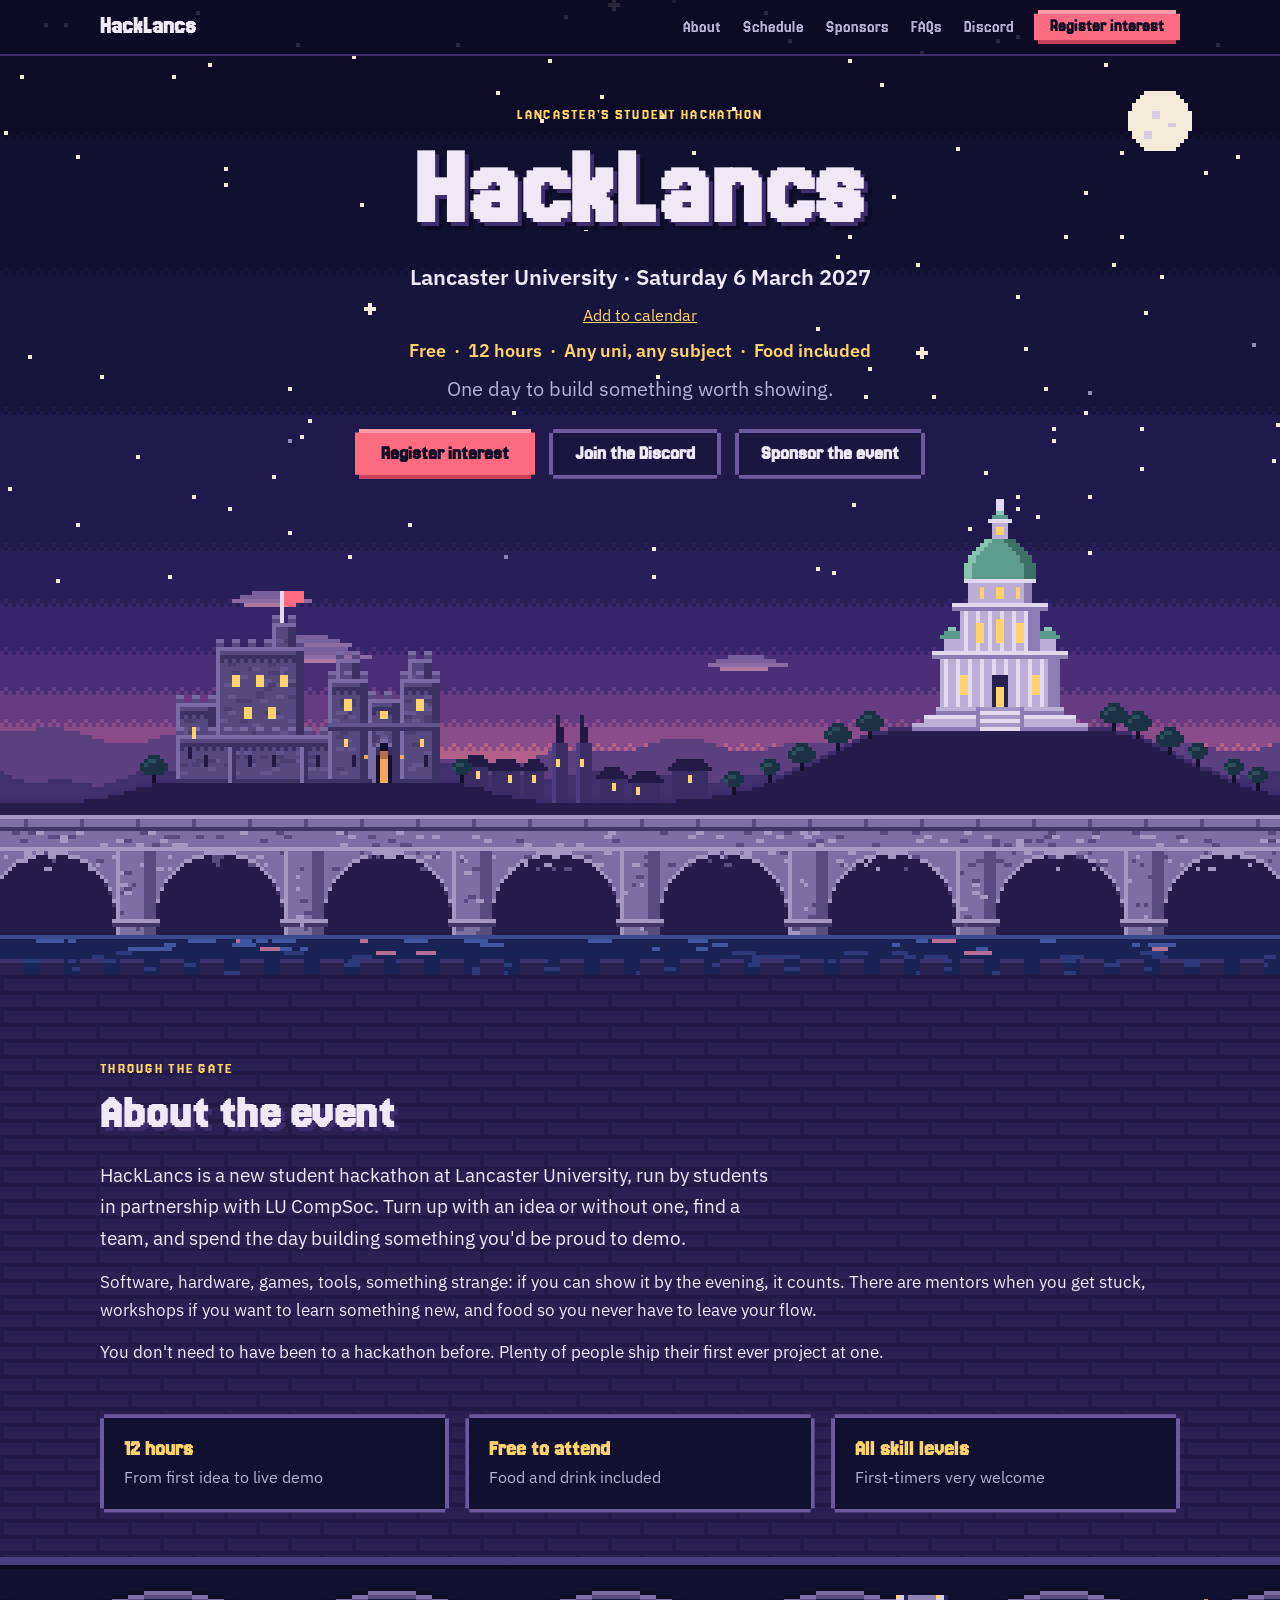
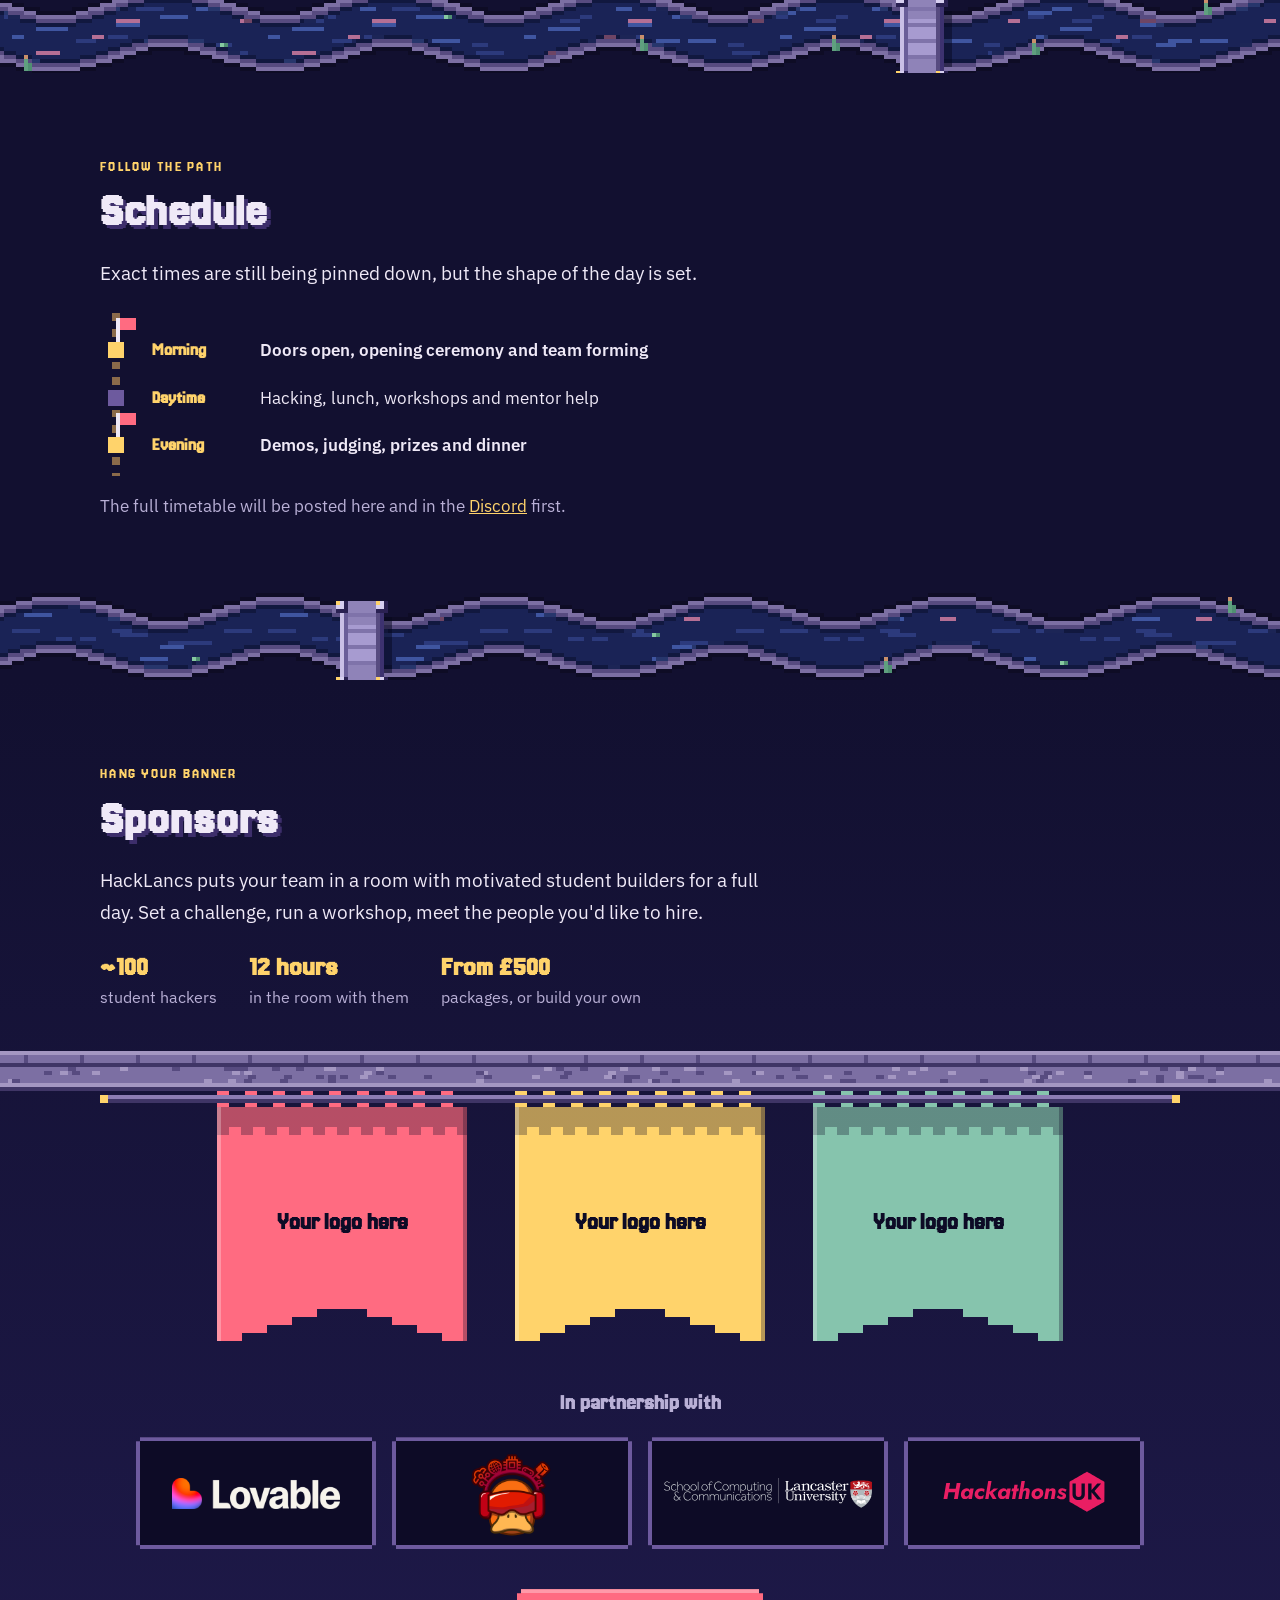
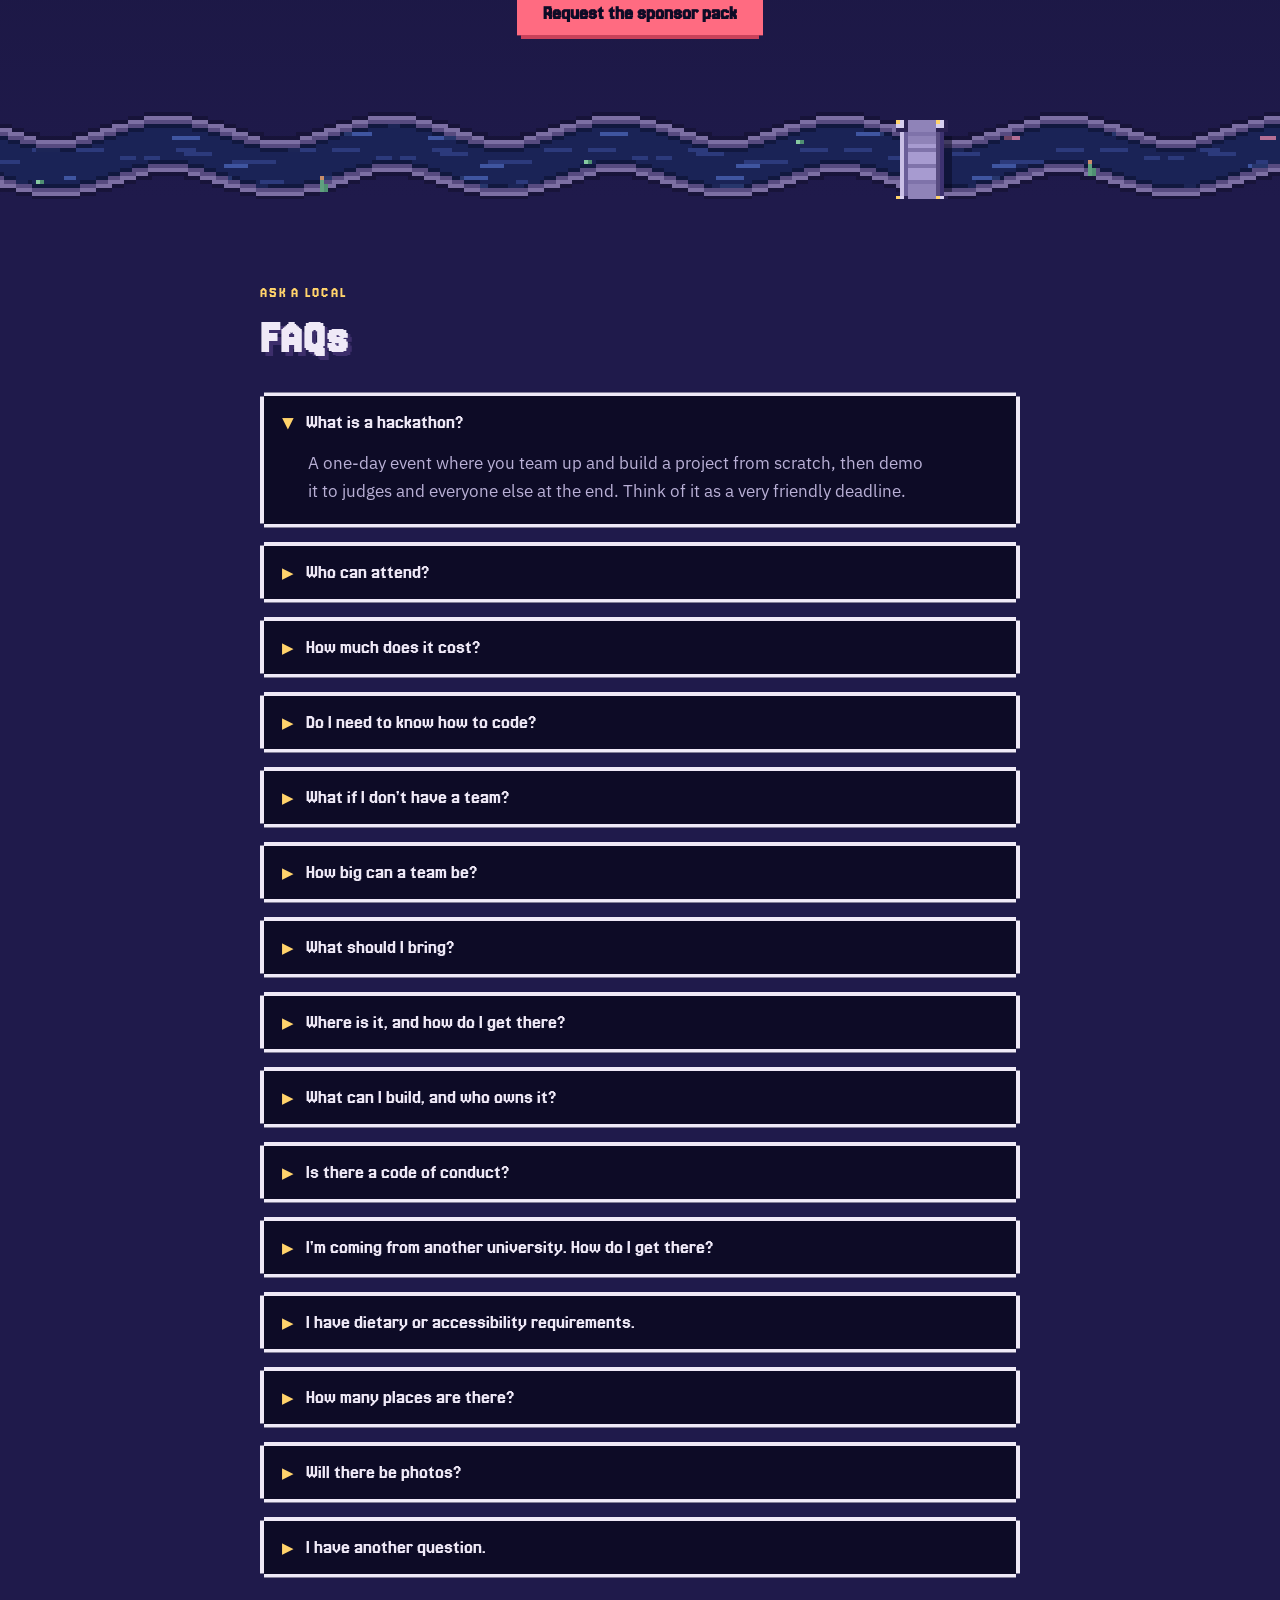
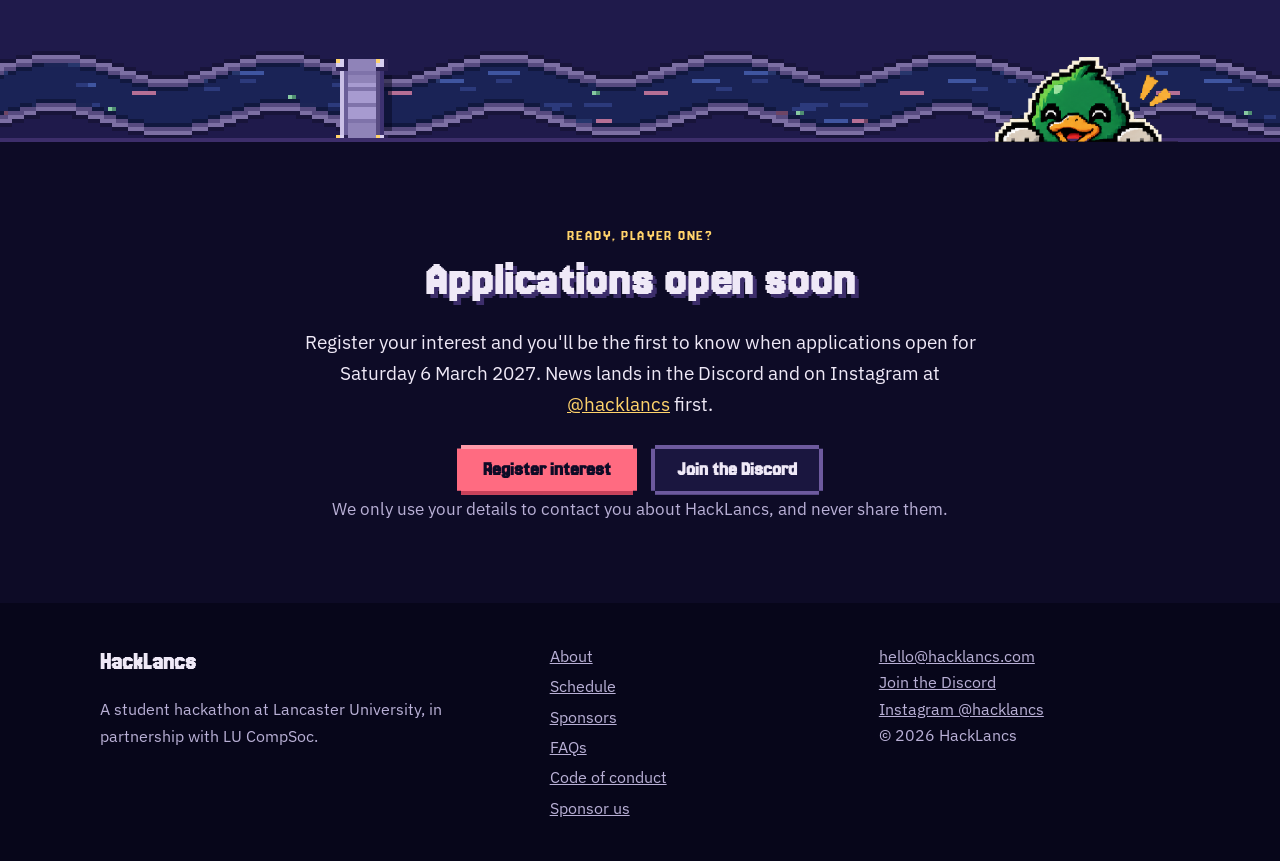
<file: index.html>
<!doctype html>
<html lang="en-GB">
<head>
  <meta charset="utf-8">
  <meta name="viewport" content="width=device-width, initial-scale=1">
  <title>HackLancs 2027 · Lancaster's student hackathon, 6 March</title>
  <meta name="description" content="HackLancs 2027 is a free one-day student hackathon at Lancaster University on Saturday 6 March 2027. Register your interest now.">
  <meta name="theme-color" content="#0d0b26">
  <meta property="og:title" content="HackLancs 2027 · Lancaster's student hackathon, 6 March">
  <meta property="og:description" content="A free 12-hour student hackathon at Lancaster University on Saturday 6 March 2027. Any uni, any subject, food included.">
  <meta property="og:type" content="website">
  <meta property="og:url" content="https://hacklancs.com/">
  <meta property="og:site_name" content="HackLancs">
  <meta property="og:locale" content="en_GB">
  <meta property="og:image" content="https://hacklancs.com/og.png">
  <meta property="og:image:width" content="1200">
  <meta property="og:image:height" content="630">
  <meta property="og:image:alt" content="The HackLancs logo with its pixel duck. Anyone can hack. No coding needed. Sat 6 March 2027, Lancaster University, free, meals and snacks included. hacklancs.com">
  <meta name="twitter:card" content="summary_large_image">
  <meta name="twitter:title" content="HackLancs 2027 · Lancaster's student hackathon, 6 March">
  <meta name="twitter:description" content="A free 12-hour student hackathon at Lancaster University on Saturday 6 March 2027. Any uni, any subject, food included.">
  <link rel="canonical" href="https://hacklancs.com/">
  <script type="application/ld+json">
  {
    "@context": "https://schema.org",
    "@type": "WebSite",
    "name": "HackLancs",
    "url": "https://hacklancs.com/"
  }
  </script>
  <script type="application/ld+json">
  {
    "@context": "https://schema.org",
    "@type": "Event",
    "name": "HackLancs 2027",
    "description": "A free one-day student hackathon at Lancaster University. One day to build something worth showing.",
    "url": "https://hacklancs.com/",
    "image": ["https://hacklancs.com/og.png"],
    "startDate": "2027-03-06",
    "endDate": "2027-03-06",
    "eventStatus": "https://schema.org/EventScheduled",
    "eventAttendanceMode": "https://schema.org/OfflineEventAttendanceMode",
    "isAccessibleForFree": true,
    "location": {
      "@type": "Place",
      "name": "Lancaster University",
      "address": {
        "@type": "PostalAddress",
        "streetAddress": "Bailrigg",
        "addressLocality": "Lancaster",
        "postalCode": "LA1 4YW",
        "addressCountry": "GB"
      }
    },
    "organizer": {
      "@type": "Organization",
      "name": "HackLancs",
      "url": "https://hacklancs.com/",
      "email": "hello@hacklancs.com",
      "sameAs": ["https://www.instagram.com/hacklancs/"]
    },
    "offers": {
      "@type": "Offer",
      "validFrom": "2026-11-12",
      "price": "0",
      "priceCurrency": "GBP",
      "availability": "https://schema.org/PreOrder",
      "url": "https://hacklancs.com/interest/"
    }
  }
  </script>
  <link rel="icon" href="/favicon.ico" sizes="48x48">
  <link rel="icon" href="/favicon.svg" type="image/svg+xml">
  <link rel="icon" href="/favicon-96.png" type="image/png" sizes="96x96">
  <link rel="icon" href="/favicon-192.png" type="image/png" sizes="192x192">
  <link rel="apple-touch-icon" href="/apple-touch-icon.png">  
  <link rel="preload" href="assets/fonts/jersey-20-latin-400-normal.woff2" as="font" type="font/woff2" crossorigin>
  <link rel="stylesheet" href="css/style.css">
</head>
<body>
  <a class="skip" href="#about">Skip to content</a>

  <header class="nav" id="nav">
    <a class="nav__logo" href="#top">HackLancs</a>
    <button class="nav__toggle" type="button" aria-expanded="false" aria-controls="nav-links">Menu</button>
    <nav class="nav__links" id="nav-links" aria-label="Main">
      <a href="#about">About</a>
      <a href="#schedule">Schedule</a>
      <a href="#sponsors">Sponsors</a>
      <a href="#faq">FAQs</a>
      <a href="https://discord.gg/QNuVBameU" target="_blank" rel="noopener">Discord</a>
    </nav>
    <a class="btn btn--primary btn--small nav__apply" href="interest/" data-cta>Register<span class="hide-sm"> interest</span></a>
  </header>

  <main>
    <!-- ───────────── Hero ───────────── -->
    <section class="hero" id="top">
      <canvas class="hero__scene" id="scene" role="img"
        aria-label="Pixel-art view of Lancaster at dusk: the castle, the Ashton Memorial on its hill and the Lune Aqueduct in the foreground."></canvas>
      <div class="hero__content">
        <p class="eyebrow">Lancaster's student hackathon</p>
        <h1>HackLancs</h1>
        <p class="hero__meta"><span>Lancaster University</span> <span class="dot" aria-hidden="true">·</span> <span><time datetime="2027-03-06">Saturday 6 March 2027</time></span></p>
        <p class="hero__cal"><a href="hacklancs-2027.ics" download>Add to calendar</a></p>
        <p class="hero__perks">Free <span class="dot" aria-hidden="true">·</span> 12 hours <span class="dot" aria-hidden="true">·</span> Any uni, any subject <span class="dot" aria-hidden="true">·</span> Food included</p>
        <p class="hero__tag">One day to build something worth showing.</p>
        <div class="hero__cta">
          <a class="btn btn--primary" href="interest/" data-cta>Register interest</a>
          <a class="btn btn--ghost" href="https://discord.gg/QNuVBameU" target="_blank" rel="noopener">Join the Discord</a>
          <a class="btn btn--ghost" href="#sponsors">Sponsor the event</a>
        </div>
      </div>
    </section>

    <!-- ───────────── About: castle walls and a gate ───────────── -->
    <section class="section about" id="about">
      <div class="canal canal--left" aria-hidden="true"></div>
      <div class="battlements" aria-hidden="true"></div>
      <div class="wrap">
        <div>
          <p class="eyebrow">Through the gate</p>
          <h2>About the event</h2>
          <p class="lead">HackLancs is a new student hackathon at Lancaster University, run by students in partnership with LU CompSoc. Turn up with an idea or without one, find a team, and spend the day building something you'd be proud to demo.</p>
          <p>Software, hardware, games, tools, something strange: if you can show it by the evening, it counts. There are mentors when you get stuck, workshops if you want to learn something new, and food so you never have to leave your flow.</p>
          <p>You don't need to have been to a hackathon before. Plenty of people ship their first ever project at one.</p>
        </div>
      </div>
      <div class="wrap">
        <!-- TODO: confirm each of these before launch -->
        <ul class="facts">
          <li class="px-box"><strong>12 hours</strong><span>From first idea to live demo</span></li>
          <li class="px-box"><strong>Free to attend</strong><span>Food and drink included</span></li>
          <li class="px-box"><strong>All skill levels</strong><span>First-timers very welcome</span></li>
        </ul>
      </div>
    </section>

    <!-- ───────────── Schedule: a path with checkpoints ───────────── -->
    <section class="section schedule" id="schedule">
      <div class="canal canal--right" aria-hidden="true"></div>
      <div class="wrap">
        <p class="eyebrow">Follow the path</p>
        <h2>Schedule</h2>
        <!-- TODO: swap the outline for exact times once the running order is final (the .path styles are reused) -->
        <p class="lead">Exact times are still being pinned down, but the shape of the day is set.</p>
        <ol class="path">
          <li class="key"><time>Morning</time><span>Doors open, opening ceremony and team forming</span></li>
          <li><time>Daytime</time><span>Hacking, lunch, workshops and mentor help</span></li>
          <li class="key"><time>Evening</time><span>Demos, judging, prizes and dinner</span></li>
        </ol>
        <p class="note">The full timetable will be posted here and in the <a href="https://discord.gg/QNuVBameU" target="_blank" rel="noopener">Discord</a> first.</p>
      </div>
    </section>

    <!-- ───────────── Prizes: inventory panel ───────────── -->
    <!-- Hidden until at least one prize is confirmed: remove `hidden` and restore the nav/footer links -->
    <section class="section prizes" id="prizes" hidden>
      <div class="canal canal--left" aria-hidden="true"></div>
      <div class="wrap">
        <p class="eyebrow">The hoard</p>
        <h2>Prizes and challenges</h2>
        <p class="lead">The chests are still locked. Prizes and sponsor challenges will be revealed here as they're confirmed.</p>
        <!-- TODO: fill in real prizes and challenge tracks -->
        <div class="inventory px-box">
          <ul class="slots">
            <li class="slot"><canvas class="sprite" data-sprite="chest" aria-hidden="true"></canvas><strong>Overall winner</strong><span>Locked</span></li>
            <li class="slot"><canvas class="sprite" data-sprite="chest" aria-hidden="true"></canvas><strong>Runners-up</strong><span>Locked</span></li>
            <li class="slot"><canvas class="sprite" data-sprite="chest" aria-hidden="true"></canvas><strong>Sponsor challenges</strong><span>Locked</span></li>
            <li class="slot"><canvas class="sprite" data-sprite="chest" aria-hidden="true"></canvas><strong>Mystery categories</strong><span>Locked</span></li>
          </ul>
        </div>
      </div>
    </section>

    <!-- ───────────── Sponsors: banners on the aqueduct ───────────── -->
    <section class="section sponsors" id="sponsors">
      <div class="canal canal--right" aria-hidden="true"></div>
      <div class="wrap">
        <p class="eyebrow">Hang your banner</p>
        <h2>Sponsors</h2>
        <p class="lead">HackLancs puts your team in a room with motivated student builders for a full day. Set a challenge, run a workshop, meet the people you'd like to hire.</p>
        <ul class="sponsor-stats">
          <li><strong>~100</strong><span>student hackers</span></li>
          <li><strong>12 hours</strong><span>in the room with them</span></li>
          <li><strong>From £500</strong><span>packages, or build your own</span></li>
        </ul>
      </div>
      <div class="aqueduct">
        <canvas class="aqueduct__deck" data-strip="deck" aria-hidden="true"></canvas>
        <!-- TODO: swap these for sponsor logos -->
        <ul class="banners wrap">
          <li class="banner banner--rose"><span>Your logo here</span></li>
          <li class="banner banner--gold"><span>Your logo here</span></li>
          <li class="banner banner--teal"><span>Your logo here</span></li>
        </ul>
      </div>
      <div class="wrap partners">
        <h3 class="partners__title">In partnership with</h3>
        <ul class="partners__list">
          <li><a class="partner px-box" href="https://lovable.dev/" target="_blank" rel="noopener"><img src="assets/partners/lovable.png" alt="Lovable" width="960" height="175" loading="lazy"></a></li>
          <li><a class="partner partner--logo-tall px-box" href="https://compsoc.io/" target="_blank" rel="noopener"><img src="assets/partners/lu-compsoc.png" alt="LU CompSoc" width="256" height="256" loading="lazy"></a></li>
          <li><a class="partner partner--wide px-box" href="https://www.lancaster.ac.uk/scc/" target="_blank" rel="noopener"><img src="assets/partners/lancaster-scc.svg" alt="Lancaster University School of Computing and Communications" width="900" height="130" loading="lazy"></a></li>
          <li><a class="partner px-box" href="https://hackathons.org.uk/" target="_blank" rel="noopener"><img src="assets/partners/hackathons-uk.svg" alt="Hackathons UK" width="282" height="77" loading="lazy"></a></li>
        </ul>
      </div>
      <div class="wrap center">
        <!-- TODO: add sponsor-pack.pdf to the repo and link it here directly -->
        <a class="btn btn--primary" href="mailto:sponsors@hacklancs.com?subject=Sponsor%20pack%20request">Request the sponsor pack</a>
      </div>
    </section>

    <!-- ───────────── FAQs: dialogue boxes ───────────── -->
    <section class="section faq" id="faq">
      <div class="canal canal--left" aria-hidden="true"></div>
      <div class="wrap wrap--narrow">
        <p class="eyebrow">Ask a local</p>
        <h2>FAQs</h2>
        <!-- TODO: confirm eligibility, cost, team size and travel answers -->
        <div class="dialogues">
          <details class="px-box" open>
            <summary>What is a hackathon?</summary>
            <p>A one-day event where you team up and build a project from scratch, then demo it to judges and everyone else at the end. Think of it as a very friendly deadline.</p>
          </details>
          <details class="px-box">
            <summary>Who can attend?</summary>
            <p>HackLancs is for university students aged 18 or over. You don't have to study at Lancaster, and you don't have to study computing.</p>
          </details>
          <details class="px-box">
            <summary>How much does it cost?</summary>
            <p>Nothing. Attending is free, and food and drink are provided throughout the day.</p>
          </details>
          <details class="px-box">
            <summary>Do I need to know how to code?</summary>
            <p>No. Designers, makers and people with good ideas are all useful on a team, and there will be workshops and mentors to help you get started.</p>
          </details>
          <details class="px-box">
            <summary>What if I don't have a team?</summary>
            <p>Most people don't. You apply as an individual, and there is a team formation session at the start for anyone who wants one.</p>
          </details>
          <details class="px-box">
            <summary>How big can a team be?</summary>
            <p>Up to four people. Working solo is allowed too.</p>
          </details>
          <details class="px-box">
            <summary>What should I bring?</summary>
            <p>A laptop and charger, your student ID, and any hardware you want to hack on. It is a long day, so a water bottle and a jumper are a good idea.</p>
          </details>
          <details class="px-box">
            <summary>Where is it, and how do I get there?</summary>
            <p>On the Lancaster University campus at Bailrigg, a short bus ride south of the city centre and Lancaster railway station. The exact building will be confirmed closer to the day.</p>
          </details>
          <details class="px-box">
            <summary>What can I build, and who owns it?</summary>
            <p>Anything you like, as long as you start it at the event. Whatever you build belongs to you and your team.</p>
          </details>
          <details class="px-box">
            <summary>Is there a code of conduct?</summary>
            <p>Yes. Everyone at HackLancs (attendees, mentors, sponsors and organisers) agrees to our <a href="code-of-conduct/">code of conduct</a>. If anything makes you uncomfortable on the day, talk to any organiser.</p>
          </details>
          <details class="px-box">
            <summary>I'm coming from another university. How do I get there?</summary>
            <p>Lancaster is on the West Coast Main Line, with direct trains from Manchester, Preston and Glasgow and easy connections from Leeds and York. From Lancaster station or the city centre, regular buses run to the Bailrigg campus. We'll share detailed directions once the building is confirmed.</p>
          </details>
          <details class="px-box">
            <summary>I have dietary or accessibility requirements.</summary>
            <p>Tell us when you apply and we'll plan around them. If you'd rather talk it through first, email <a href="mailto:hello@hacklancs.com">hello@hacklancs.com</a>.</p>
          </details>
          <details class="px-box">
            <summary>How many places are there?</summary>
            <p>Places are limited by the size of the venue. Register your interest and you'll hear as soon as applications open.</p>
          </details>
          <details class="px-box">
            <summary>Will there be photos?</summary>
            <p>Yes, there will be a photographer on the day. If you'd rather not appear in photos, tell an organiser at registration.</p>
          </details>
          <details class="px-box">
            <summary>I have another question.</summary>
            <p>Email <a href="mailto:hello@hacklancs.com">hello@hacklancs.com</a> and we'll get back to you.</p>
          </details>
        </div>
      </div>
    </section>

    <!-- ───────────── Apply ───────────── -->
    <section class="section apply" id="apply">
      <img class="duck" src="assets/duck.png" alt="" width="545" height="241" loading="lazy">
      <!-- Shown until a Tito event is set in js/site.js -->
      <div class="wrap wrap--narrow center" id="apply-soon">
        <p class="eyebrow">Ready, player one?</p>
        <h2>Applications open soon</h2>
        <p class="lead">Register your interest and you'll be the first to know when applications open for Saturday 6 March 2027. News lands in the Discord and on Instagram at <a href="https://www.instagram.com/hacklancs/" target="_blank" rel="noopener">@hacklancs</a> first.</p>
        <div class="hero__cta">
          <a class="btn btn--primary" href="interest/">Register interest</a>
          <a class="btn btn--ghost" href="https://discord.gg/QNuVBameU" target="_blank" rel="noopener">Join the Discord</a>
        </div>
        <p class="note">We only use your details to contact you about HackLancs, and never share them.</p>
      </div>
      <!-- Shown once a Tito event is set: sign-up happens here through Tito -->
      <div class="wrap wrap--narrow center" id="apply-tito" hidden>
        <p class="eyebrow">Ready, player one?</p>
        <h2>Sign up</h2>
        <p class="lead">Grab your free ticket below. Sign-up is handled by Tito.</p>
        <div class="tickets px-box" id="tito-mount"></div>
        <p class="note">Widget not loading? <a id="tito-link" href="https://ti.to/">Sign up on Tito instead</a>.</p>
      </div>
    </section>
  </main>

  <footer class="footer">
    <div class="wrap footer__grid">
      <div>
        <p class="nav__logo">HackLancs</p>
        <p>A student hackathon at Lancaster University, in partnership with LU CompSoc.</p>
      </div>
      <nav aria-label="Footer">
        <a href="#about">About</a>
        <a href="#schedule">Schedule</a>
          <a href="#sponsors">Sponsors</a>
        <a href="#faq">FAQs</a>
        <a href="code-of-conduct/">Code of conduct</a>
        <a href="mailto:sponsors@hacklancs.com">Sponsor us</a>
      </nav>
      <div>
        <a href="mailto:hello@hacklancs.com">hello@hacklancs.com</a><br>
        <a href="https://discord.gg/QNuVBameU" target="_blank" rel="noopener">Join the Discord</a><br>
        <a href="https://www.instagram.com/hacklancs/" target="_blank" rel="noopener">Instagram @hacklancs</a>
        <p>© <span id="year">2026</span> HackLancs</p>
      </div>
    </div>
  </footer>

  <script src="js/scene.js"></script>
  <script src="js/site.js"></script>
</body>
</html>
</file>
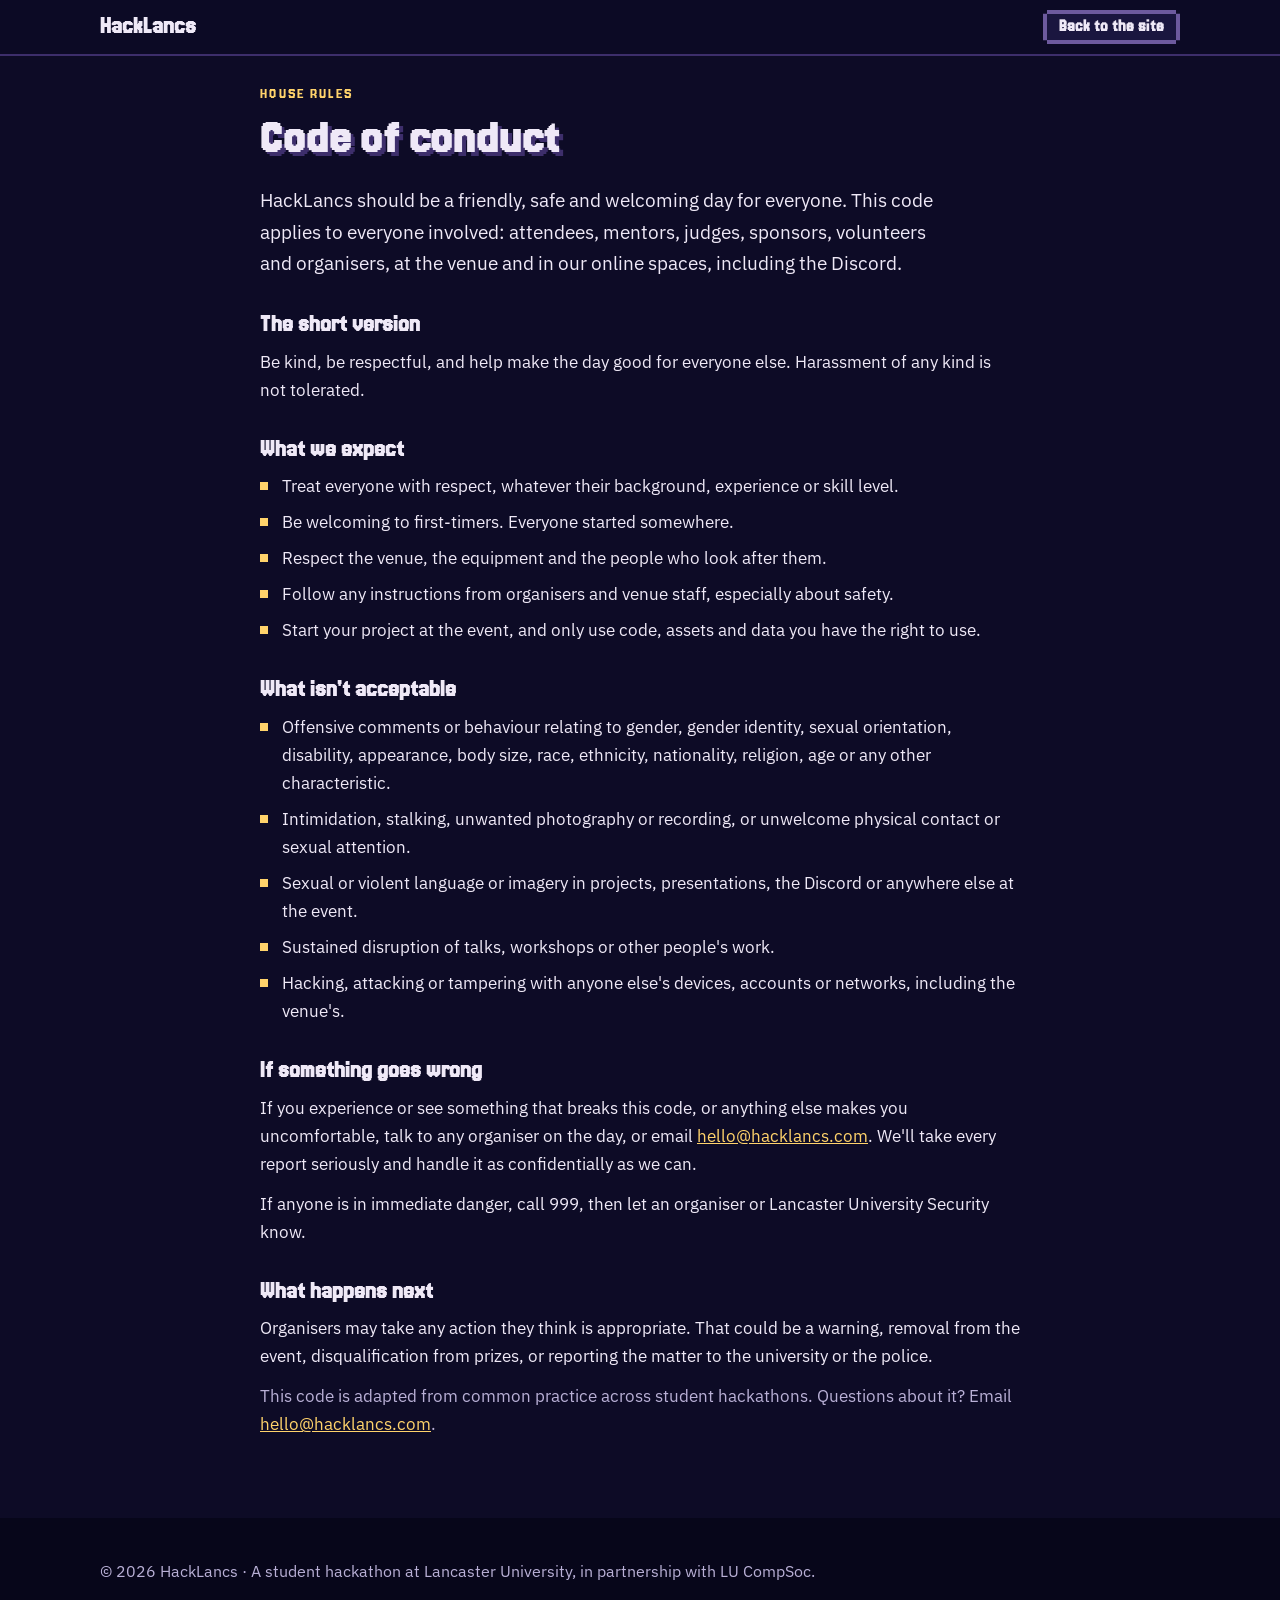
<file: code-of-conduct/index.html>
<!doctype html>
<html lang="en-GB">
<head>
  <meta charset="utf-8">
  <meta name="viewport" content="width=device-width, initial-scale=1">
  <title>Code of conduct · HackLancs 2027</title>
  <meta name="description" content="The code of conduct for HackLancs 2027, the student hackathon at Lancaster University.">
  <meta name="theme-color" content="#0d0b26">
  <link rel="canonical" href="https://hacklancs.com/code-of-conduct/">
  <link rel="icon" href="/favicon.ico" sizes="48x48">
  <link rel="icon" href="/favicon.svg" type="image/svg+xml">
  <link rel="apple-touch-icon" href="/apple-touch-icon.png">
  <link rel="preload" href="../assets/fonts/jersey-20-latin-400-normal.woff2" as="font" type="font/woff2" crossorigin>
  <link rel="stylesheet" href="../css/style.css">
</head>
<body>
  <a class="skip" href="#content">Skip to content</a>

  <header class="nav">
    <a class="nav__logo" href="../">HackLancs</a>
    <a class="btn btn--ghost btn--small nav__apply" href="../">Back to the site</a>
  </header>

  <main id="content">
    <section class="section">
      <div class="wrap wrap--narrow">
        <p class="eyebrow">House rules</p>
        <h1 class="h2">Code of conduct</h1>
        <!-- TODO: organisers to review before launch, and check against LUSU and Hackathons UK requirements -->
        <p class="lead">HackLancs should be a friendly, safe and welcoming day for everyone. This code applies to everyone involved: attendees, mentors, judges, sponsors, volunteers and organisers, at the venue and in our online spaces, including the Discord.</p>

        <h2 class="h3">The short version</h2>
        <p>Be kind, be respectful, and help make the day good for everyone else. Harassment of any kind is not tolerated.</p>

        <h2 class="h3">What we expect</h2>
        <ul class="bullets">
          <li>Treat everyone with respect, whatever their background, experience or skill level.</li>
          <li>Be welcoming to first-timers. Everyone started somewhere.</li>
          <li>Respect the venue, the equipment and the people who look after them.</li>
          <li>Follow any instructions from organisers and venue staff, especially about safety.</li>
          <li>Start your project at the event, and only use code, assets and data you have the right to use.</li>
        </ul>

        <h2 class="h3">What isn't acceptable</h2>
        <ul class="bullets">
          <li>Offensive comments or behaviour relating to gender, gender identity, sexual orientation, disability, appearance, body size, race, ethnicity, nationality, religion, age or any other characteristic.</li>
          <li>Intimidation, stalking, unwanted photography or recording, or unwelcome physical contact or sexual attention.</li>
          <li>Sexual or violent language or imagery in projects, presentations, the Discord or anywhere else at the event.</li>
          <li>Sustained disruption of talks, workshops or other people's work.</li>
          <li>Hacking, attacking or tampering with anyone else's devices, accounts or networks, including the venue's.</li>
        </ul>

        <h2 class="h3">If something goes wrong</h2>
        <p>If you experience or see something that breaks this code, or anything else makes you uncomfortable, talk to any organiser on the day, or email <a href="mailto:hello@hacklancs.com">hello@hacklancs.com</a>. We'll take every report seriously and handle it as confidentially as we can.</p>
        <p>If anyone is in immediate danger, call 999, then let an organiser or Lancaster University Security know.</p>

        <h2 class="h3">What happens next</h2>
        <p>Organisers may take any action they think is appropriate. That could be a warning, removal from the event, disqualification from prizes, or reporting the matter to the university or the police.</p>

        <p class="note">This code is adapted from common practice across student hackathons. Questions about it? Email <a href="mailto:hello@hacklancs.com">hello@hacklancs.com</a>.</p>
      </div>
    </section>
  </main>

  <footer class="footer">
    <div class="wrap">
      <p>© 2026 HackLancs · A student hackathon at Lancaster University, in partnership with LU CompSoc.</p>
    </div>
  </footer>
</body>
</html>
</file>
<file: css/style.css>
/* ── Fonts: self-hosted (SIL OFL, licences in assets/fonts) ── */
@font-face { font-family: "IBM Plex Sans"; font-style: normal; font-weight: 400; font-display: swap; src: url("../assets/fonts/ibm-plex-sans-latin-400-normal.woff2") format("woff2"); }
@font-face { font-family: "IBM Plex Sans"; font-style: normal; font-weight: 500; font-display: swap; src: url("../assets/fonts/ibm-plex-sans-latin-500-normal.woff2") format("woff2"); }
@font-face { font-family: "IBM Plex Sans"; font-style: normal; font-weight: 600; font-display: swap; src: url("../assets/fonts/ibm-plex-sans-latin-600-normal.woff2") format("woff2"); }
@font-face { font-family: "Jersey 20"; font-style: normal; font-weight: 400; font-display: swap; src: url("../assets/fonts/jersey-20-latin-400-normal.woff2") format("woff2"); }

/* HackLancs — dusk palette, one pixel size (--px) shared by art and UI. */
:root {
  --px: 4px;                 /* scene.js keeps this in sync with the artwork */
  --navy-900: #0d0b26;
  --navy-800: #121030;
  --navy-700: #1a163f;
  --navy-600: #241d52;
  --purple-500: #3d2e6b;
  --purple-400: #6d5a9e;
  --text: #efe9f7;
  --muted: #b9b0d6;
  --window: #ffd36b;
  --accent: #ff6b81;
  --accent-dark: #c9415a;
  --teal: #5c9c8c;
  --line: #6d5a9e;
  --pixel: "Jersey 20", "Courier New", monospace;
  --body: "IBM Plex Sans", system-ui, -apple-system, "Segoe UI", sans-serif;
  --nav-h: 56px;
}
@media (max-width: 599px) { :root { --px: 3px; } }

*, *::before, *::after { box-sizing: border-box; }
html { scroll-behavior: smooth; -webkit-text-size-adjust: 100%; }
body {
  margin: 0;
  background: var(--navy-900);
  color: var(--text);
  font: 400 1.0625rem/1.65 var(--body);
  overflow-x: hidden;
}
h1, h2, h3, p, ul, ol { margin: 0; }
ul, ol { padding: 0; list-style: none; }
a { color: var(--window); }
a:focus-visible, button:focus-visible, summary:focus-visible {
  outline: 3px solid var(--window);
  outline-offset: 3px;
}
canvas { image-rendering: pixelated; image-rendering: crisp-edges; display: block; }

.skip {
  position: absolute; left: -999px; top: 0; z-index: 100;
  background: var(--window); color: var(--navy-900); padding: 8px 12px;
}
.skip:focus { left: 8px; top: 8px; }

.wrap { width: min(100% - 32px, 1080px); margin-inline: auto; }
.wrap--narrow { width: min(100% - 32px, 760px); }
.center { text-align: center; }

/* Pixel frame with notched corners */
.px-box {
  --b: var(--px);
  border: var(--b) solid var(--line);
  clip-path: polygon(
    0 var(--b), var(--b) var(--b), var(--b) 0,
    calc(100% - var(--b)) 0, calc(100% - var(--b)) var(--b), 100% var(--b),
    100% calc(100% - var(--b)), calc(100% - var(--b)) calc(100% - var(--b)), calc(100% - var(--b)) 100%,
    var(--b) 100%, var(--b) calc(100% - var(--b)), 0 calc(100% - var(--b)));
}

/* ── Type ── */
h1, h2, h3, .eyebrow, .btn, .nav__logo, .nav__links a, .nav__toggle { font-family: var(--pixel); }
h2 {
  font-size: clamp(2rem, 5.5vw, 3rem);
  line-height: 1.1;
  font-weight: 700;
  text-shadow: var(--px) var(--px) 0 var(--purple-500);
  margin-bottom: 20px;
}
.eyebrow {
  color: var(--window);
  font-size: 1rem;
  font-weight: 500;
  letter-spacing: .08em;
  text-transform: uppercase;
  margin-bottom: 6px;
}
.lead { font-size: 1.1875rem; max-width: 62ch; }
.center .lead { margin-inline: auto; }
p + p { margin-top: 14px; }
.note { color: var(--muted); }

/* ── Buttons ── */
.btn {
  --b: var(--px);
  display: inline-block;
  padding: 12px 26px 14px;
  font-size: 1.25rem;
  font-weight: 700;
  line-height: 1.2;
  text-decoration: none;
  cursor: pointer;
  border: 0;
  clip-path: polygon(
    0 var(--b), var(--b) var(--b), var(--b) 0,
    calc(100% - var(--b)) 0, calc(100% - var(--b)) var(--b), 100% var(--b),
    100% calc(100% - var(--b)), calc(100% - var(--b)) calc(100% - var(--b)), calc(100% - var(--b)) 100%,
    var(--b) 100%, var(--b) calc(100% - var(--b)), 0 calc(100% - var(--b)));
  transition: transform .08s steps(2), filter .1s;
}
.btn--primary {
  background: var(--accent);
  color: var(--navy-900);
  box-shadow: inset 0 calc(var(--px) * -1) 0 var(--accent-dark), inset 0 var(--px) 0 #ff9aa9;
}
.btn--ghost {
  background: var(--navy-700);
  color: var(--text);
  box-shadow: inset 0 0 0 var(--px) var(--purple-400);
}
.btn--small { padding: 6px 16px 8px; font-size: 1.0625rem; }
.btn:hover { transform: translateY(-2px); filter: brightness(1.08); }
.btn:active { transform: translateY(2px); }
.btn:focus-visible { outline: none; box-shadow: inset 0 0 0 var(--px) var(--text); }

/* ── Nav ── */
.nav {
  position: fixed; inset: 0 0 auto 0; z-index: 50;
  height: var(--nav-h);
  display: flex; align-items: center; gap: 20px;
  padding: 0 max(16px, calc((100vw - 1080px) / 2));
  background: rgba(13, 11, 38, .88);
  border-bottom: 2px solid var(--purple-500);
}
.nav__logo {
  font-size: 1.5rem; font-weight: 700; color: var(--text);
  text-decoration: none; margin-right: auto;
}
.nav__links { display: flex; gap: 22px; }
.nav__links a { color: var(--muted); text-decoration: none; font-size: 1.0625rem; font-weight: 500; }
.nav__links a:hover { color: var(--window); }
.nav__toggle {
  display: none;
  background: none; border: 2px solid var(--purple-400); color: var(--text);
  font-size: 1rem; padding: 4px 10px; cursor: pointer;
}
@media (max-width: 760px) {
  .nav { gap: 10px; }
  .nav__toggle { display: block; }
  .nav__links {
    display: none;
    position: absolute; top: var(--nav-h); left: 0; right: 0;
    flex-direction: column; gap: 0;
    background: var(--navy-900);
    border-bottom: 2px solid var(--purple-500);
  }
  .nav__links.is-open { display: flex; }
  .nav__links a { padding: 14px 16px; border-top: 1px solid var(--navy-600); font-size: 1.125rem; }
}

/* ── Hero ── */
.hero {
  position: relative;
  min-height: max(100svh, 620px);
  padding: calc(var(--nav-h) + clamp(20px, 5vh, 56px)) 16px calc(var(--px) * 124);
  overflow: hidden;
  text-align: center;
  /* fallback if the canvas can't draw */
  background: linear-gradient(#0d0b26 0%, #1f1a4b 45%, #4a2f78 70%, #b3618a 88%, #f2a27e 100%);
}
.hero__scene { position: absolute; left: 0; bottom: 0; }
.hero__content { position: relative; z-index: 1; }
h1 {
  font-size: clamp(4rem, 13vw, 7rem);
  line-height: 1;
  font-weight: 700;
  text-shadow: var(--px) var(--px) 0 var(--purple-500), calc(var(--px) * 2) calc(var(--px) * 2) 0 var(--navy-900);
  margin-bottom: 14px;
}
.hero__meta { font-size: clamp(1.0625rem, 2.6vw, 1.375rem); font-weight: 600; }
@media (max-width: 520px) { .hero__meta span { display: block; } .hero__meta .dot { display: none; } }
.hero__perks { color: var(--window); font-weight: 600; font-size: clamp(0.9375rem, 2.2vw, 1.125rem); margin-top: 8px; }
.hero__perks .dot { margin: 0 4px; }
.hero__tag { color: var(--muted); font-size: clamp(1rem, 2.4vw, 1.25rem); margin-top: 6px; }
.hero__cta { display: flex; flex-wrap: wrap; justify-content: center; gap: 14px; margin-top: 24px; }

/* ── Sections ── */
.section { position: relative; padding: clamp(48px, 7vw, 80px) 0; scroll-margin-top: var(--nav-h); }
.section > .wrap, .section > .aqueduct { position: relative; z-index: 1; }

/* ── The canal ──
 * Picks up from the river under the aqueduct and winds down the page. Each section
 * holds one canvas, drawn in js/scene.js: a meandering band across the section's
 * foot, joined on wide screens by a channel that curves down alternating margins,
 * with small footbridges over it. */
.section:has(> .canal) { padding-bottom: calc(clamp(48px, 7vw, 80px) + var(--px) * 20); }
.canal { position: absolute; inset: 0; overflow: hidden; pointer-events: none; }
.canal canvas { position: absolute; top: 0; left: 0; image-rendering: pixelated; }

/* About: a castle wall */
.about {
  /* the wall stops short of the section's foot: a stone plinth, then open ground for the canal */
  --foot: calc(var(--px) * 27);
  background:
    linear-gradient(#4a3f80, #4a3f80) left 0 bottom var(--foot) / 100% calc(var(--px) * 2) no-repeat,
    linear-gradient(rgba(0, 0, 0, 0.35), rgba(0, 0, 0, 0.35)) left 0 bottom calc(var(--foot) - var(--px)) / 100% var(--px) no-repeat,
    linear-gradient(var(--navy-800), var(--navy-800)) left 0 bottom 0 / 100% var(--foot) no-repeat,
    var(--brick, none),
    #2a2152;
}
.battlements {
  position: absolute; left: 0; right: 0; top: calc(var(--px) * -4); height: calc(var(--px) * 4);
  background:
    linear-gradient(#3d3270, #3d3270) top / 100% var(--px) no-repeat,
    #2a2152;
  -webkit-mask: repeating-linear-gradient(90deg, #000 0 calc(var(--px) * 6), transparent 0 calc(var(--px) * 10));
          mask: repeating-linear-gradient(90deg, #000 0 calc(var(--px) * 6), transparent 0 calc(var(--px) * 10));
  z-index: 2;
}
/* Sponsor numbers: a compact row under the sponsor pitch */
.sponsor-stats { display: flex; flex-wrap: wrap; gap: 12px 32px; margin-top: 24px; }
.sponsor-stats strong { display: block; font-family: var(--pixel); font-size: 1.75rem; color: var(--window); line-height: 1.1; }
.sponsor-stats span { color: var(--muted); font-size: 1rem; }
.facts { display: grid; grid-template-columns: repeat(3, 1fr); gap: 16px; margin-top: 48px; }
.facts li { background: var(--navy-800); padding: 18px 20px; }
.facts strong { display: block; font-family: var(--pixel); font-size: 1.375rem; color: var(--window); line-height: 1.2; }
.facts span { color: var(--muted); font-size: 1rem; }
@media (max-width: 760px) {
  .facts { grid-template-columns: 1fr; gap: 12px; }
}

/* Schedule: a path with checkpoints */
.schedule { background: var(--navy-800); }
.path { position: relative; padding: 14px 0 6px; margin-top: 24px; max-width: 560px; }
.path::before {            /* the dotted trail */
  content: ""; position: absolute; top: 0; bottom: 0;
  left: calc(var(--px) * 3);
  width: calc(var(--px) * 2);
  background: repeating-linear-gradient(#8a6a4a 0 calc(var(--px) * 2), transparent 0 calc(var(--px) * 4));
}
.path li {
  position: relative;
  display: grid; grid-template-columns: 4.2ch 1fr; gap: 14px;
  padding: 9px 0 9px calc(var(--px) * 13);
}
.path li::before {         /* checkpoint stone */
  content: ""; position: absolute; left: calc(var(--px) * 2); top: calc(.82em + 9px - var(--px) * 2);
  width: calc(var(--px) * 4); height: calc(var(--px) * 4);
  background: var(--purple-400);
  box-shadow: 0 0 0 var(--px) var(--navy-800);
}
.path li.key::before { background: var(--window); }
.path li.key::after {      /* flag on key checkpoints */
  content: ""; position: absolute; left: calc(var(--px) * 4); top: calc(.82em + 9px - var(--px) * 8);
  width: calc(var(--px) * 5); height: calc(var(--px) * 6);
  background:
    linear-gradient(var(--text), var(--text)) left / var(--px) 100% no-repeat,
    linear-gradient(var(--accent), var(--accent)) right top / calc(var(--px) * 4) calc(var(--px) * 3) no-repeat;
}
.path time { font-family: var(--pixel); font-weight: 700; color: var(--window); font-size: 1.125rem; }
.path li.key span { font-weight: 600; }
.path--locked { opacity: 0.45; margin-top: 12px; }
.soon { max-width: 560px; margin-top: 24px; padding: 22px 24px 24px; }
.soon__tag { font-family: var(--pixel); font-size: 1.75rem; line-height: 1; color: var(--window); margin: 0 0 10px; }
.soon p { margin: 0 0 12px; }
.soon .btn { margin-top: 4px; }

/* Prizes: inventory */
.prizes { background: var(--navy-900); }
.inventory { background: var(--navy-700); padding: clamp(14px, 3vw, 24px); margin-top: 32px; }
.slots { display: grid; grid-template-columns: repeat(4, 1fr); gap: clamp(10px, 2vw, 18px); }
.slot {
  background: var(--navy-900);
  box-shadow: inset var(--px) var(--px) 0 #07061a, inset calc(var(--px) * -1) calc(var(--px) * -1) 0 var(--purple-500);
  padding: 24px 12px 18px;
  display: flex; flex-direction: column; align-items: center; text-align: center; gap: 4px;
}
.slot canvas { margin-bottom: 12px; }
.slot strong { font-family: var(--pixel); font-size: 1.1875rem; line-height: 1.2; }
.slot span { color: var(--muted); font-size: .9375rem; text-transform: uppercase; letter-spacing: .08em; }
@media (max-width: 760px) { .slots { grid-template-columns: repeat(2, 1fr); } }

/* Sponsors: banners on the aqueduct */
.sponsors { background: linear-gradient(var(--navy-800), #1f1a4b); }
.aqueduct { margin: 40px 0 44px; overflow: hidden; }
.banners { position: relative; display: flex; justify-content: center; gap: clamp(10px, 4vw, 48px); }
.banners::before {          /* iron rod the banners hang from, with gilt ends */
  content: ""; position: absolute; z-index: 1; left: 0; right: 0; top: var(--px); height: calc(var(--px) * 2);
  background: linear-gradient(#8c7cb3, #8c7cb3) top / 100% var(--px) no-repeat, #3f3566;
  border-inline: calc(var(--px) * 2) solid var(--window);
}
/* A heraldic banner: hanging tabs, a darker chief with an embattled (castle-wall) edge,
 * and a swallowtail foot. --s is one step of the tail. */
.banner {
  --s: calc(var(--px) * 2);
  --shade: rgba(13, 11, 38, 0.3);
  position: relative;
  flex: 0 1 250px;
  min-height: clamp(160px, 30vw, 250px);
  padding: calc(var(--px) * 13 + 8px) 8px calc(var(--s) * 4 + 14px);
  display: grid; place-items: center; text-align: center;
  font-family: var(--pixel); font-weight: 700; font-size: clamp(1.0625rem, 2.8vw, 1.5rem); line-height: 1.15;
  color: var(--navy-900);
  background:
    /* tabs looped over the rod */
    repeating-linear-gradient(90deg, var(--c) 0 calc(var(--px) * 3), transparent 0 calc(var(--px) * 7)) top / 100% calc(var(--px) * 4) no-repeat,
    /* side trim */
    linear-gradient(rgba(255, 255, 255, 0.28), rgba(255, 255, 255, 0.28)) left 0 top calc(var(--px) * 4) / var(--px) 100% no-repeat,
    linear-gradient(var(--shade), var(--shade)) right 0 top calc(var(--px) * 4) / var(--px) 100% no-repeat,
    /* chief, then its battlements */
    linear-gradient(var(--shade), var(--shade)) left 0 top calc(var(--px) * 4) / 100% calc(var(--px) * 5) no-repeat,
    repeating-linear-gradient(90deg, var(--shade) 0 calc(var(--px) * 3), transparent 0 calc(var(--px) * 6)) left 0 top calc(var(--px) * 9) / 100% calc(var(--px) * 2) no-repeat,
    /* the cloth */
    linear-gradient(var(--c), var(--c)) left 0 top calc(var(--px) * 4) / 100% 100% no-repeat;
  clip-path: polygon(
    0 0, 100% 0, 100% 100%,
    90% 100%, 90% calc(100% - var(--s)), 80% calc(100% - var(--s)), 80% calc(100% - var(--s) * 2),
    70% calc(100% - var(--s) * 2), 70% calc(100% - var(--s) * 3), 60% calc(100% - var(--s) * 3), 60% calc(100% - var(--s) * 4),
    40% calc(100% - var(--s) * 4), 40% calc(100% - var(--s) * 3), 30% calc(100% - var(--s) * 3), 30% calc(100% - var(--s) * 2),
    20% calc(100% - var(--s) * 2), 20% calc(100% - var(--s)), 10% calc(100% - var(--s)), 10% 100%, 0 100%);
}
/* partners: plain dark tiles so each logo sits on a clean background, per their brand rules */
.partners { margin: 0 auto 40px; text-align: center; }
.partners__title { font-size: 1.375rem; color: var(--muted); margin: 0 0 16px; }
.partners__list { list-style: none; margin: 0; padding: 0; display: flex; flex-wrap: wrap; justify-content: center; gap: 16px; }
.partners__list li { flex: 0 1 240px; }
.partner { display: grid; place-items: center; height: 112px; padding: 24px 32px; background: var(--navy-900); transition: transform .15s; }
.partner:hover { transform: translateY(calc(var(--px) * -1)); }
.partner img { display: block; max-width: 100%; max-height: 44px; width: auto; height: auto; }
.banner--rose { --c: var(--accent); }
.banner--gold { --c: var(--window); }
.banner--teal { --c: #86c4ad; }

/* FAQs: dialogue boxes */
.faq { background: #1f1a4b; }
.dialogues { display: grid; gap: 14px; margin-top: 28px; }
.dialogues details { background: var(--navy-900); --line: var(--text); }
.dialogues summary {
  cursor: pointer; list-style: none;
  padding: 14px 18px;
  font-family: var(--pixel); font-size: 1.25rem; font-weight: 500; line-height: 1.25;
  display: flex; gap: 12px; align-items: baseline;
}
.dialogues summary::-webkit-details-marker { display: none; }
.dialogues summary::before {
  content: "▶"; color: var(--window); font-size: .75em; flex: none;
  transition: transform .1s steps(2);
}
.dialogues details[open] summary::before { transform: rotate(90deg); }
.dialogues summary:hover { color: var(--window); }
.dialogues summary:focus-visible { outline-offset: -6px; }
.dialogues details p { padding: 0 18px 18px 44px; color: var(--muted); max-width: 68ch; }

/* Apply */
.apply { background: var(--navy-900); border-top: var(--px) solid var(--purple-500); }
/* the duck peeks over the top edge of the section */
.duck {
  position: absolute; z-index: 2; bottom: 100%; right: clamp(16px, 8vw, 140px);
  width: clamp(110px, 16vw, 190px); height: auto; pointer-events: none;
}

/* Tito's widget is designed for a light page, so it sits on a pale panel */
.tickets { background: #f4ecd8; color: #1a163f; --line: var(--window); padding: 20px; margin: 28px 0 16px; text-align: left; min-height: 120px; }
.tickets a { color: #3d2e6b; }
[hidden] { display: none !important; }

/* Footer */
.footer { background: #07061a; padding: 40px 0; color: var(--muted); font-size: 1rem; }
.footer__grid { display: grid; grid-template-columns: 1.4fr 1fr 1fr; gap: 28px; }
.footer nav { display: grid; gap: 4px; align-content: start; }
.footer a { color: var(--muted); }
.footer a:hover { color: var(--window); }
@media (max-width: 760px) { .footer__grid { grid-template-columns: 1fr; } }

@media (prefers-reduced-motion: reduce) {
  html { scroll-behavior: auto; }
  .btn, .dialogues summary::before, .partner { transition: none; }
}

/* ── Text pages (code of conduct) ── */
h1.h2 { font-size: clamp(2rem, 5.5vw, 3rem); line-height: 1.1; text-shadow: var(--px) var(--px) 0 var(--purple-500); margin-bottom: 20px; }
h2.h3 { font-size: 1.5rem; text-shadow: none; margin: 32px 0 10px; }
.wrap--narrow > p + p { margin-top: 12px; }
.bullets { list-style: none; display: grid; gap: 8px; }
.bullets li { position: relative; padding-left: 22px; }
.bullets li::before { content: ''; position: absolute; left: 0; top: .6em; width: 8px; height: 8px; background: var(--window); }

/* Schedule outline: word labels need a fixed column so the text lines up */
.path:not(.path--locked) li { grid-template-columns: 5.5em 1fr; }
/* Nav button: shorten to "Register" on narrow phones */
@media (max-width: 420px) { .nav__apply .hide-sm { display: none; } }
.schedule .path + .note { margin-top: 16px; }

/* Calendar link under the hero date */
.hero__cal { margin-top: 6px; font-size: 1rem; }
/* Partner tiles: the CompSoc sticker is square, so it gets more height */
.partner--logo-tall { padding: 12px 32px; }
.partner--logo-tall img { max-height: 84px; }
.partner--wide { padding: 24px 12px; }
</file>
